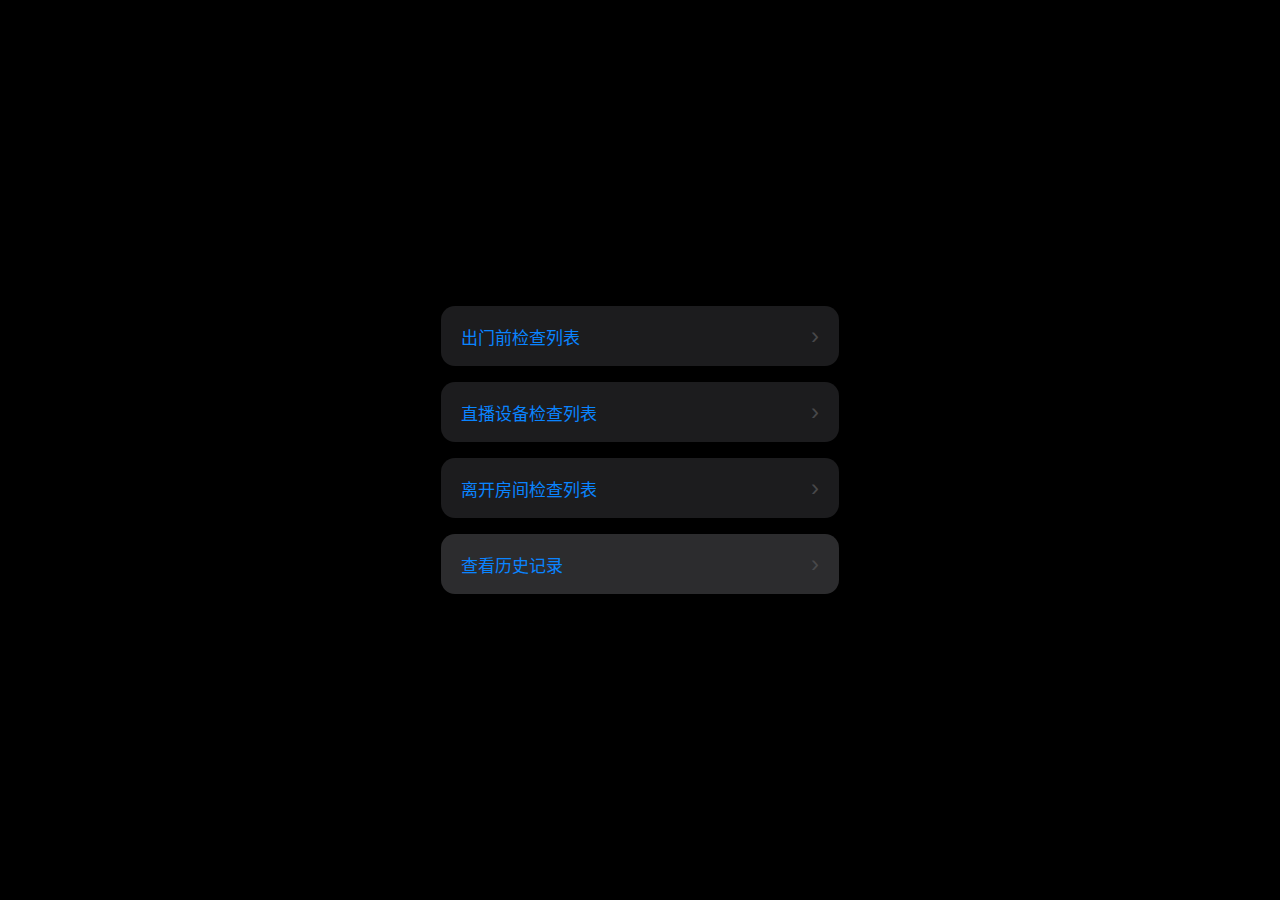
<file: index.html>
<!DOCTYPE html>
<html lang="zh-CN">
<head>
    <meta charset="UTF-8">
    <meta name="viewport" content="width=device-width, initial-scale=1.0, maximum-scale=1.0, user-scalable=no">
    <title>检查列表</title>
    <link rel="stylesheet" href="styles.css">
    <link rel="manifest" href="manifest.json">
    <meta name="apple-mobile-web-app-capable" content="yes">
    <meta name="apple-mobile-web-app-status-bar-style" content="black-translucent">
    <meta name="apple-mobile-web-app-title" content="检查清单">
    <link rel="apple-touch-icon" href="icons/icon-152x152.png">
    <meta name="theme-color" content="#000000">
    <script>
        // 注册Service Worker
        if ('serviceWorker' in navigator) {
            window.addEventListener('load', () => {
                navigator.serviceWorker.register('/sw.js')
                    .then(registration => {
                        console.log('ServiceWorker registration successful');
                    })
                    .catch(err => {
                        console.log('ServiceWorker registration failed: ', err);
                    });
            });
        }

        // 添加到主屏幕提示
        let deferredPrompt;
        window.addEventListener('beforeinstallprompt', (e) => {
            e.preventDefault();
            deferredPrompt = e;
            showInstallPromotion();
        });

        function showInstallPromotion() {
            const toast = document.createElement('div');
            toast.className = 'toast-message';
            toast.textContent = '点击添加到主屏幕';
            toast.style.cursor = 'pointer';
            toast.onclick = () => {
                deferredPrompt.prompt();
                deferredPrompt.userChoice.then((choiceResult) => {
                    if (choiceResult.outcome === 'accepted') {
                        console.log('用户接受安装');
                    }
                    deferredPrompt = null;
                });
            };
            document.body.appendChild(toast);
        }
    </script>
</head>
<body>
    <div class="container">
        <div class="button-container">
            <button class="check-button" onclick="window.location.href='checklist-before-leaving.html'">出门前检查列表</button>
            <button class="check-button" onclick="window.location.href='checklist-streaming.html'">直播设备检查列表</button>
            <button class="check-button" onclick="window.location.href='checklist-leaving-room.html'">离开房间检查列表</button>
            <button class="check-button history-button" onclick="window.location.href='history.html'">
                查看历史记录
            </button>
        </div>
    </div>
</body>
</html>
</file>
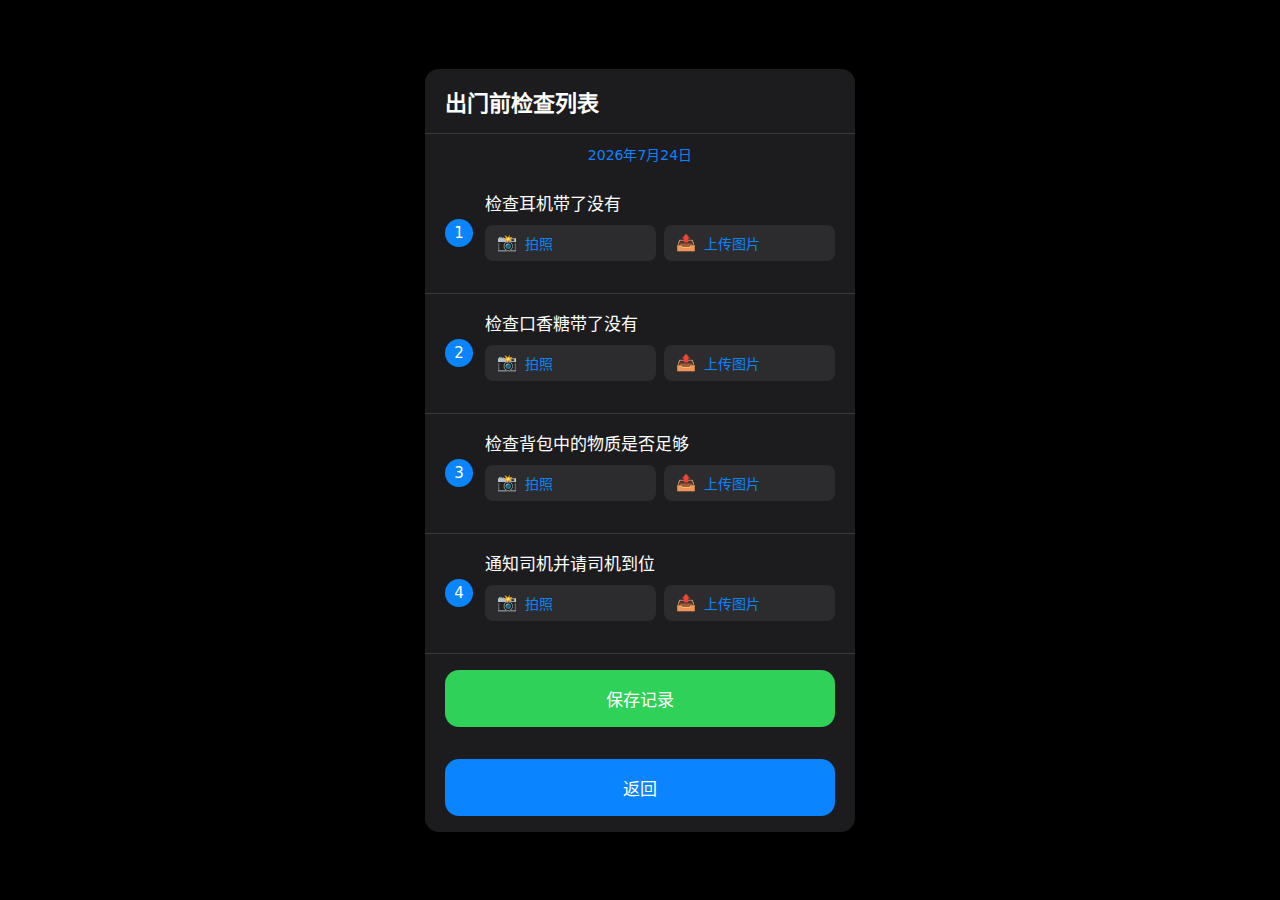
<file: checklist-before-leaving.html>
<!DOCTYPE html>
<html lang="zh-CN">
<head>
    <meta charset="UTF-8">
    <meta name="viewport" content="width=device-width, initial-scale=1.0">
    <title>出门前检查列表</title>
    <link rel="stylesheet" href="styles.css">
</head>
<body>
    <div class="container">
        <div class="checklist-container">
            <h1 class="checklist-title">出门前检查列表</h1>
            <div class="date-display" id="currentDate"></div>
            <ol class="checklist">
                <li class="checklist-item">
                    <div class="item-content">
                        <span class="item-text">检查耳机带了没有</span>
                        <div class="item-actions">
                            <div class="photo-buttons">
                                <button class="photo-button" onclick="takePhoto(this)">
                                    <span class="camera-icon">📸</span>
                                    拍照
                                </button>
                                <label class="upload-button">
                                    <span class="upload-icon">📤</span>
                                    上传图片
                                    <input type="file" accept="image/*" onchange="handleFileUpload(this)" style="display: none;">
                                </label>
                            </div>
                            <div class="photo-preview"></div>
                        </div>
                    </div>
                </li>
                <li class="checklist-item">
                    <div class="item-content">
                        <span class="item-text">检查口香糖带了没有</span>
                        <div class="item-actions">
                            <div class="photo-buttons">
                                <button class="photo-button" onclick="takePhoto(this)">
                                    <span class="camera-icon">📸</span>
                                    拍照
                                </button>
                                <label class="upload-button">
                                    <span class="upload-icon">📤</span>
                                    上传图片
                                    <input type="file" accept="image/*" onchange="handleFileUpload(this)" style="display: none;">
                                </label>
                            </div>
                            <div class="photo-preview"></div>
                        </div>
                    </div>
                </li>
                <li class="checklist-item">
                    <div class="item-content">
                        <span class="item-text">检查背包中的物质是否足够</span>
                        <div class="item-actions">
                            <div class="photo-buttons">
                                <button class="photo-button" onclick="takePhoto(this)">
                                    <span class="camera-icon">📸</span>
                                    拍照
                                </button>
                                <label class="upload-button">
                                    <span class="upload-icon">📤</span>
                                    上传图片
                                    <input type="file" accept="image/*" onchange="handleFileUpload(this)" style="display: none;">
                                </label>
                            </div>
                            <div class="photo-preview"></div>
                        </div>
                    </div>
                </li>
                <li class="checklist-item">
                    <div class="item-content">
                        <span class="item-text">通知司机并请司机到位</span>
                        <div class="item-actions">
                            <div class="photo-buttons">
                                <button class="photo-button" onclick="takePhoto(this)">
                                    <span class="camera-icon">📸</span>
                                    拍照
                                </button>
                                <label class="upload-button">
                                    <span class="upload-icon">📤</span>
                                    上传图片
                                    <input type="file" accept="image/*" onchange="handleFileUpload(this)" style="display: none;">
                                </label>
                            </div>
                            <div class="photo-preview"></div>
                        </div>
                    </div>
                </li>
            </ol>
            <button class="save-button" onclick="saveChecklist()">保存记录</button>
            <button class="back-button" onclick="window.location.href='index.html'">返回</button>
        </div>
    </div>
    <script src="checklist.js"></script>
</body>
</html>
</file>
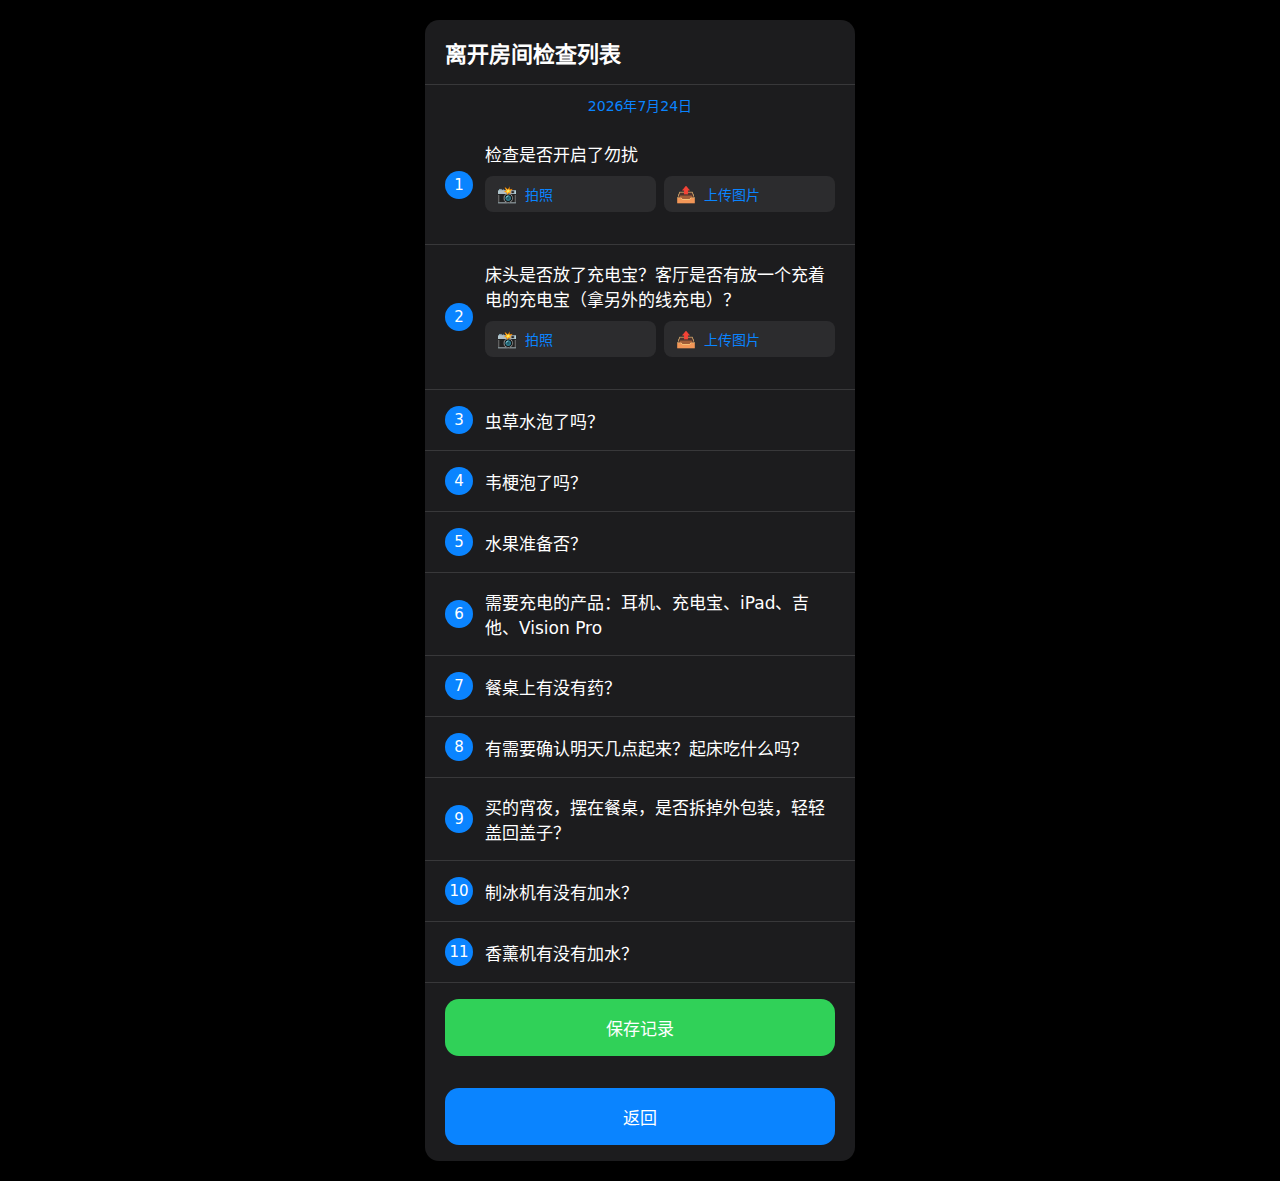
<file: checklist-leaving-room.html>
<!DOCTYPE html>
<html lang="zh-CN">
<head>
    <meta charset="UTF-8">
    <meta name="viewport" content="width=device-width, initial-scale=1.0">
    <title>离开房间检查列表</title>
    <link rel="stylesheet" href="styles.css">
</head>
<body>
    <div class="container">
        <div class="checklist-container">
            <h1 class="checklist-title">离开房间检查列表</h1>
            <div class="date-display" id="currentDate"></div>
            <ol class="checklist">
                <li class="checklist-item">
                    <div class="item-content">
                        <span class="item-text">检查是否开启了勿扰</span>
                        <div class="item-actions">
                            <div class="photo-buttons">
                                <button class="photo-button" onclick="takePhoto(this)">
                                    <span class="camera-icon">📸</span>
                                    拍照
                                </button>
                                <label class="upload-button">
                                    <span class="upload-icon">📤</span>
                                    上传图片
                                    <input type="file" accept="image/*" onchange="handleFileUpload(this)" style="display: none;">
                                </label>
                            </div>
                            <div class="photo-preview"></div>
                        </div>
                    </div>
                </li>
                <li class="checklist-item">
                    <div class="item-content">
                        <span class="item-text">床头是否放了充电宝？客厅是否有放一个充着电的充电宝（拿另外的线充电）？</span>
                        <div class="item-actions">
                            <div class="photo-buttons">
                                <button class="photo-button" onclick="takePhoto(this)">
                                    <span class="camera-icon">📸</span>
                                    拍照
                                </button>
                                <label class="upload-button">
                                    <span class="upload-icon">📤</span>
                                    上传图片
                                    <input type="file" accept="image/*" onchange="handleFileUpload(this)" style="display: none;">
                                </label>
                            </div>
                            <div class="photo-preview"></div>
                        </div>
                    </div>
                </li>
                <li class="checklist-item">虫草水泡了吗？</li>
                <li class="checklist-item">韦梗泡了吗？</li>
                <li class="checklist-item">水果准备否？</li>
                <li class="checklist-item">需要充电的产品：耳机、充电宝、iPad、吉他、Vision Pro</li>
                <li class="checklist-item">餐桌上有没有药？</li>
                <li class="checklist-item">有需要确认明天几点起来？起床吃什么吗？</li>
                <li class="checklist-item">买的宵夜，摆在餐桌，是否拆掉外包装，轻轻盖回盖子？</li>
                <li class="checklist-item">制冰机有没有加水？</li>
                <li class="checklist-item">香薰机有没有加水？</li>
            </ol>
            <button class="save-button" onclick="saveChecklist()">保存记录</button>
            <button class="back-button" onclick="window.location.href='index.html'">返回</button>
        </div>
    </div>
    <script src="checklist.js"></script>
</body>
</html>
</file>
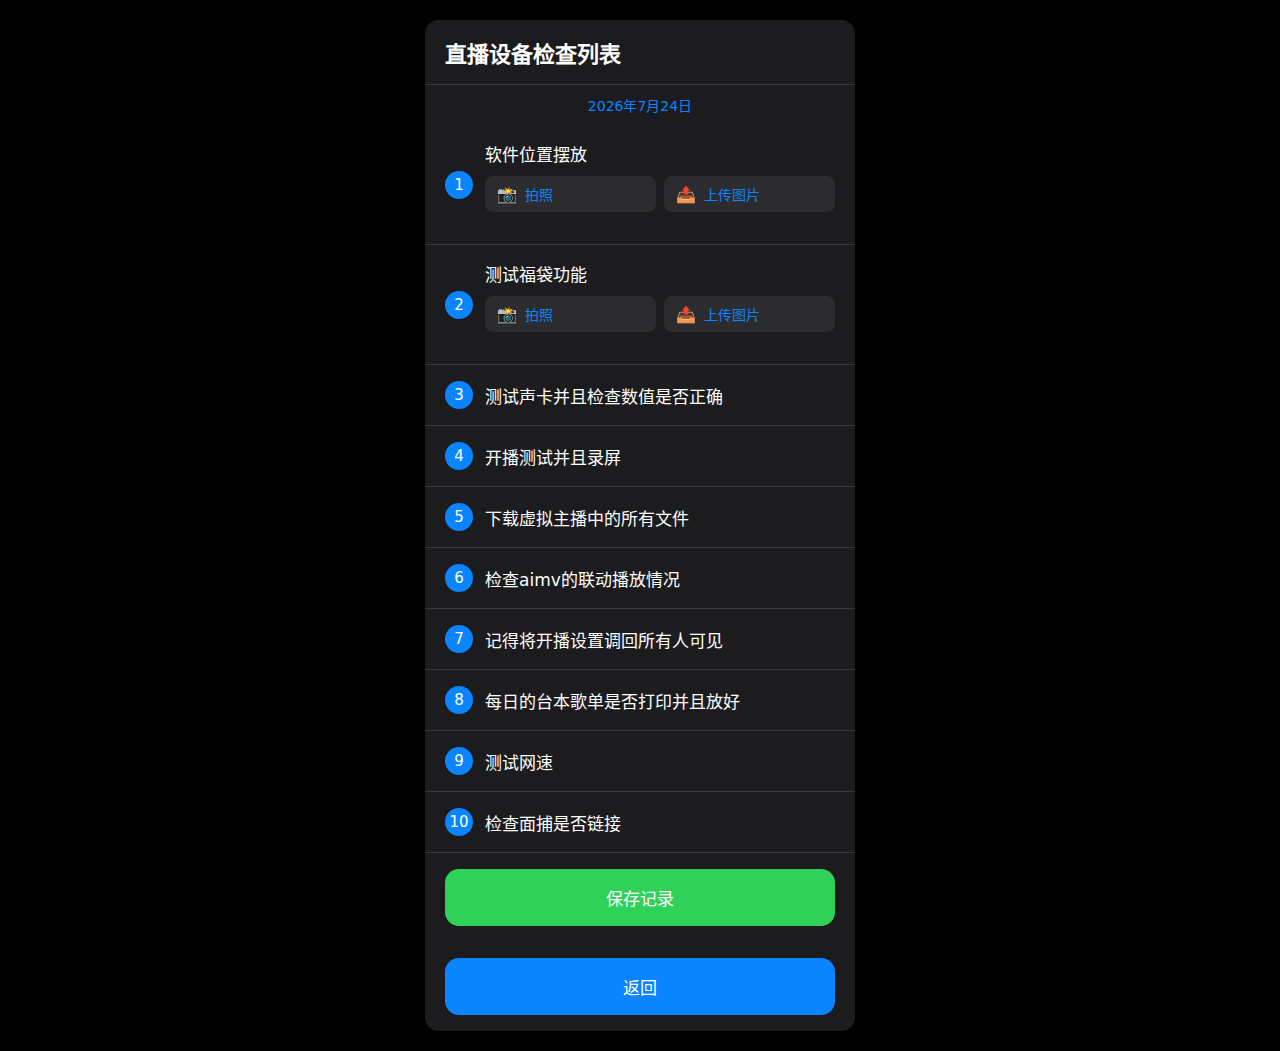
<file: checklist-streaming.html>
<!DOCTYPE html>
<html lang="zh-CN">
<head>
    <meta charset="UTF-8">
    <meta name="viewport" content="width=device-width, initial-scale=1.0">
    <title>直播设备检查列表</title>
    <link rel="stylesheet" href="styles.css">
</head>
<body>
    <div class="container">
        <div class="checklist-container">
            <h1 class="checklist-title">直播设备检查列表</h1>
            <div class="date-display" id="currentDate"></div>
            <ol class="checklist">
                <li class="checklist-item">
                    <div class="item-content">
                        <span class="item-text">软件位置摆放</span>
                        <div class="item-actions">
                            <div class="photo-buttons">
                                <button class="photo-button" onclick="takePhoto(this)">
                                    <span class="camera-icon">📸</span>
                                    拍照
                                </button>
                                <label class="upload-button">
                                    <span class="upload-icon">📤</span>
                                    上传图片
                                    <input type="file" accept="image/*" onchange="handleFileUpload(this)" style="display: none;">
                                </label>
                            </div>
                            <div class="photo-preview"></div>
                        </div>
                    </div>
                </li>
                <li class="checklist-item">
                    <div class="item-content">
                        <span class="item-text">测试福袋功能</span>
                        <div class="item-actions">
                            <div class="photo-buttons">
                                <button class="photo-button" onclick="takePhoto(this)">
                                    <span class="camera-icon">📸</span>
                                    拍照
                                </button>
                                <label class="upload-button">
                                    <span class="upload-icon">📤</span>
                                    上传图片
                                    <input type="file" accept="image/*" onchange="handleFileUpload(this)" style="display: none;">
                                </label>
                            </div>
                            <div class="photo-preview"></div>
                        </div>
                    </div>
                </li>
                <li class="checklist-item">测试声卡并且检查数值是否正确</li>
                <li class="checklist-item">开播测试并且录屏</li>
                <li class="checklist-item">下载虚拟主播中的所有文件</li>
                <li class="checklist-item">检查aimv的联动播放情况</li>
                <li class="checklist-item">记得将开播设置调回所有人可见</li>
                <li class="checklist-item">每日的台本歌单是否打印并且放好</li>
                <li class="checklist-item">测试网速</li>
                <li class="checklist-item">检查面捕是否链接</li>
            </ol>
            <button class="save-button" onclick="saveChecklist()">保存记录</button>
            <button class="back-button" onclick="window.location.href='index.html'">返回</button>
        </div>
    </div>
    <script src="checklist.js"></script>
</body>
</html>
</file>
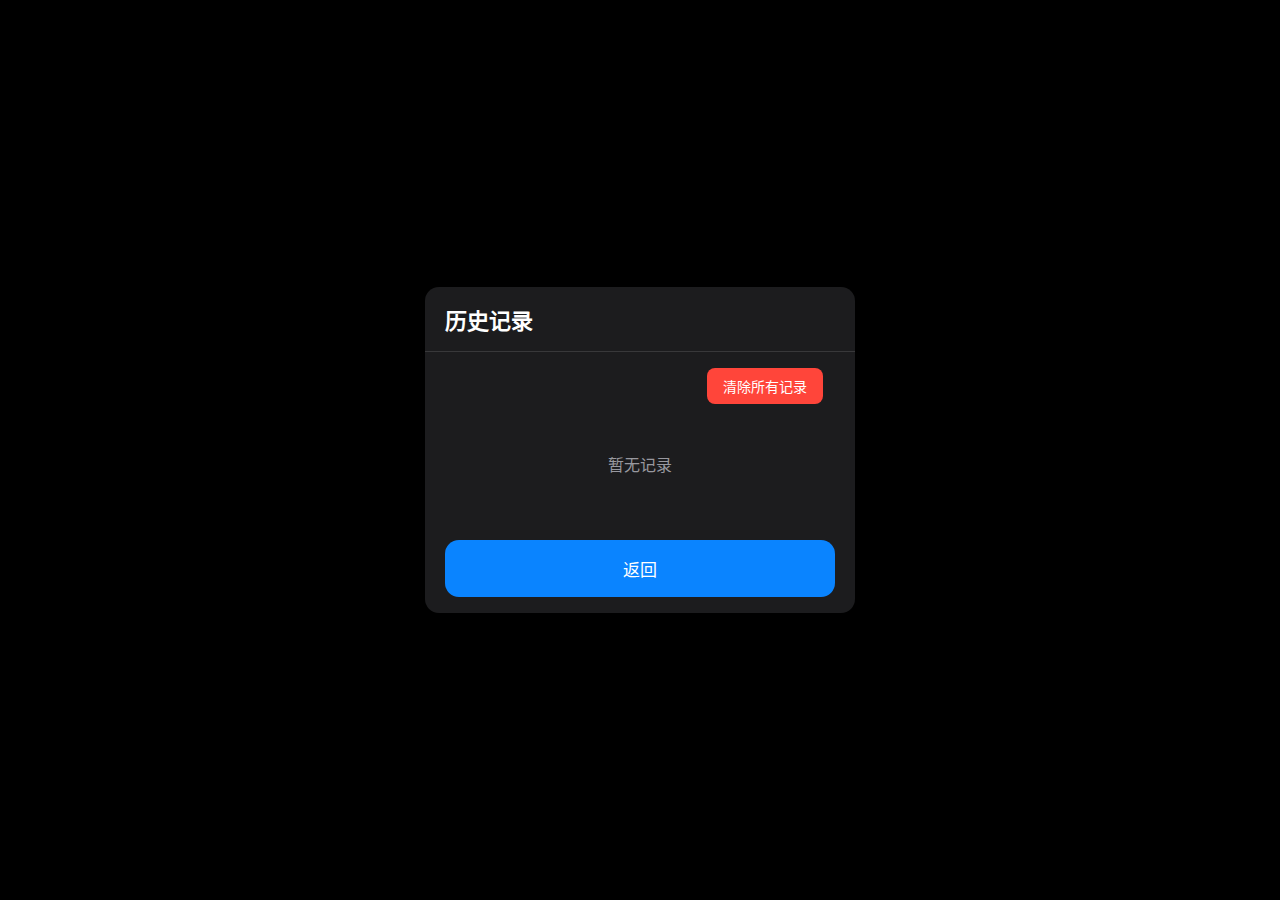
<file: history.html>
<!DOCTYPE html>
<html lang="zh-CN">
<head>
    <meta charset="UTF-8">
    <meta name="viewport" content="width=device-width, initial-scale=1.0">
    <title>历史记录</title>
    <link rel="stylesheet" href="styles.css">
</head>
<body>
    <div class="container">
        <div class="checklist-container">
            <h1 class="checklist-title">历史记录</h1>
            <div class="history-list" id="historyList">
                <!-- 历史记录将通过 JavaScript 动态添加 -->
            </div>
            <button class="back-button" onclick="window.location.href='index.html'">返回</button>
        </div>
    </div>
    <script src="history.js"></script>
</body>
</html>
</file>
<file: styles.css>
* {
    margin: 0;
    padding: 0;
    box-sizing: border-box;
    -webkit-tap-highlight-color: transparent;
}

body {
    font-family: -apple-system, BlinkMacSystemFont, "SF Pro Text", "SF Pro Display", system-ui, sans-serif;
    background-color: #000000;
    color: #ffffff;
}

.container {
    min-height: 100vh;
    display: flex;
    justify-content: center;
    align-items: center;
    padding: 20px;
}

.button-container {
    display: flex;
    flex-direction: column;
    gap: 16px;
    width: 100%;
    max-width: 430px;
    padding: 16px;
}

.check-button {
    padding: 16px 20px;
    font-size: 17px;
    border: none;
    border-radius: 14px;
    background-color: #1c1c1e;
    color: #0A84FF;
    box-shadow: 0 2px 8px rgba(0, 0, 0, 0.2);
    transition: all 0.2s ease;
    font-weight: 500;
    display: flex;
    align-items: center;
    justify-content: space-between;
    text-align: left;
}

.check-button::after {
    content: "›";
    font-size: 24px;
    color: #48484a;
}

.check-button:active {
    transform: scale(0.98);
    background-color: #2c2c2e;
}

.checklist-container {
    width: 100%;
    max-width: 430px;
    background-color: #1c1c1e;
    border-radius: 14px;
    overflow: hidden;
}

.checklist-title {
    color: #ffffff;
    padding: 16px 20px;
    font-size: 22px;
    font-weight: 600;
    border-bottom: 1px solid #38383a;
}

.checklist {
    list-style: none;
    margin: 0;
    padding: 0;
}

.checklist-item {
    padding: 16px 20px;
    font-size: 17px;
    color: #ffffff;
    border-bottom: 1px solid #38383a;
    display: flex;
    align-items: center;
}

.checklist-item::before {
    content: counter(item);
    counter-increment: item;
    min-width: 28px;
    height: 28px;
    background-color: #0A84FF;
    color: white;
    border-radius: 14px;
    display: flex;
    align-items: center;
    justify-content: center;
    margin-right: 12px;
    font-size: 15px;
    font-weight: 500;
}

.back-button {
    margin: 16px 20px;
    padding: 16px;
    font-size: 17px;
    border: none;
    border-radius: 14px;
    background-color: #0A84FF;
    color: white;
    transition: all 0.2s ease;
    font-weight: 500;
    width: calc(100% - 40px);
}

.back-button:active {
    transform: scale(0.98);
    background-color: #0056b3;
}

/* 添加平滑滚动 */
html {
    scroll-behavior: smooth;
}

/* 设置列表计数器 */
.checklist {
    counter-reset: item;
}

.date-display {
    padding: 10px 20px;
    color: #0A84FF;
    font-size: 14px;
    text-align: center;
}

.item-content {
    width: 100%;
    display: flex;
    flex-direction: column;
    gap: 10px;
}

.item-text {
    flex: 1;
}

.item-actions {
    display: flex;
    flex-direction: column;
    gap: 8px;
}

.photo-button {
    display: flex;
    align-items: center;
    gap: 8px;
    padding: 8px 12px;
    background-color: #2c2c2e;
    border: none;
    border-radius: 8px;
    color: #0A84FF;
    font-size: 14px;
    cursor: pointer;
}

.camera-icon {
    font-size: 16px;
}

.photo-preview {
    width: 100%;
    max-width: 300px;
    margin-top: 8px;
}

.photo-preview img {
    width: 100%;
    border-radius: 8px;
}

.photo-preview video {
    width: 100%;
    border-radius: 8px;
}

.capture-button,
.cancel-button {
    padding: 8px 16px;
    margin-top: 8px;
    border: none;
    border-radius: 8px;
    background-color: #0A84FF;
    color: white;
    font-size: 14px;
    cursor: pointer;
}

.cancel-button {
    background-color: #FF453A;
}

.save-button {
    margin: 16px 20px;
    padding: 16px;
    font-size: 17px;
    border: none;
    border-radius: 14px;
    background-color: #30D158;
    color: white;
    transition: all 0.2s ease;
    font-weight: 500;
    width: calc(100% - 40px);
}

.save-button:active {
    transform: scale(0.98);
    background-color: #25A344;
}

.history-button {
    background-color: #2c2c2e;
    color: #0A84FF;
}

.history-list {
    padding: 16px;
}

.history-item {
    background-color: #2c2c2e;
    border-radius: 12px;
    padding: 16px;
    margin-bottom: 12px;
    cursor: pointer;
    transition: transform 0.2s;
}

.history-item:active {
    transform: scale(0.98);
}

.history-header {
    display: flex;
    justify-content: space-between;
    margin-bottom: 8px;
}

.history-date {
    color: #0A84FF;
    font-size: 15px;
}

.history-name {
    color: #ffffff;
    font-weight: 500;
}

.history-details {
    color: #98989f;
    font-size: 14px;
}

.no-records {
    text-align: center;
    color: #98989f;
    padding: 32px;
}

.record-details-modal {
    position: fixed;
    top: 0;
    left: 0;
    right: 0;
    bottom: 0;
    background-color: rgba(0, 0, 0, 0.8);
    display: flex;
    justify-content: center;
    align-items: center;
    z-index: 1000;
}

.modal-content {
    background-color: #1c1c1e;
    border-radius: 14px;
    padding: 20px;
    width: 90%;
    max-width: 400px;
    max-height: 80vh;
    overflow-y: auto;
}

.modal-content h2 {
    color: #ffffff;
    font-size: 18px;
    margin-bottom: 16px;
    text-align: center;
}

.details-list {
    margin-bottom: 20px;
}

.detail-item {
    display: flex;
    align-items: center;
    padding: 12px;
    border-bottom: 1px solid #38383a;
}

.detail-number {
    background-color: #0A84FF;
    color: white;
    width: 24px;
    height: 24px;
    border-radius: 12px;
    display: flex;
    align-items: center;
    justify-content: center;
    margin-right: 12px;
    font-size: 14px;
}

.detail-text {
    flex: 1;
    color: #ffffff;
}

.detail-status {
    margin-left: 12px;
    font-size: 18px;
}

.completed .detail-status {
    color: #30D158;
}

.close-modal-button {
    width: 100%;
    padding: 16px;
    background-color: #0A84FF;
    border: none;
    border-radius: 12px;
    color: white;
    font-size: 16px;
    font-weight: 500;
    cursor: pointer;
}

.close-modal-button:active {
    background-color: #0056b3;
}

/* 在现有样式的末尾添加提示框样式 */
.toast-message {
    position: fixed;
    bottom: 100px;
    left: 50%;
    transform: translateX(-50%);
    background-color: rgba(44, 44, 46, 0.9);
    color: white;
    padding: 12px 24px;
    border-radius: 12px;
    font-size: 15px;
    z-index: 1000;
    animation: fadeInOut 2s ease-in-out;
}

@keyframes fadeInOut {
    0% { opacity: 0; transform: translate(-50%, 20px); }
    20% { opacity: 1; transform: translate(-50%, 0); }
    80% { opacity: 1; transform: translate(-50%, 0); }
    100% { opacity: 0; transform: translate(-50%, -20px); }
}

/* 添加删除按钮样式 */
.delete-button {
    background-color: #FF453A;
    padding: 8px 16px;
    border-radius: 8px;
    color: white;
    border: none;
    font-size: 14px;
    margin-left: 8px;
}

.history-actions {
    display: flex;
    justify-content: flex-end;
    padding: 0 16px;
    margin-bottom: 16px;
}

.clear-all-button {
    background-color: #FF453A;
    color: white;
    padding: 8px 16px;
    border-radius: 8px;
    border: none;
    font-size: 14px;
}

.photo-buttons {
    display: flex;
    gap: 8px;
}

.upload-button {
    display: flex;
    align-items: center;
    gap: 8px;
    padding: 8px 12px;
    background-color: #2c2c2e;
    border: none;
    border-radius: 8px;
    color: #0A84FF;
    font-size: 14px;
    cursor: pointer;
}

.upload-icon {
    font-size: 16px;
}

.photo-button {
    flex: 1;
}

.upload-button {
    flex: 1;
}
</file>
